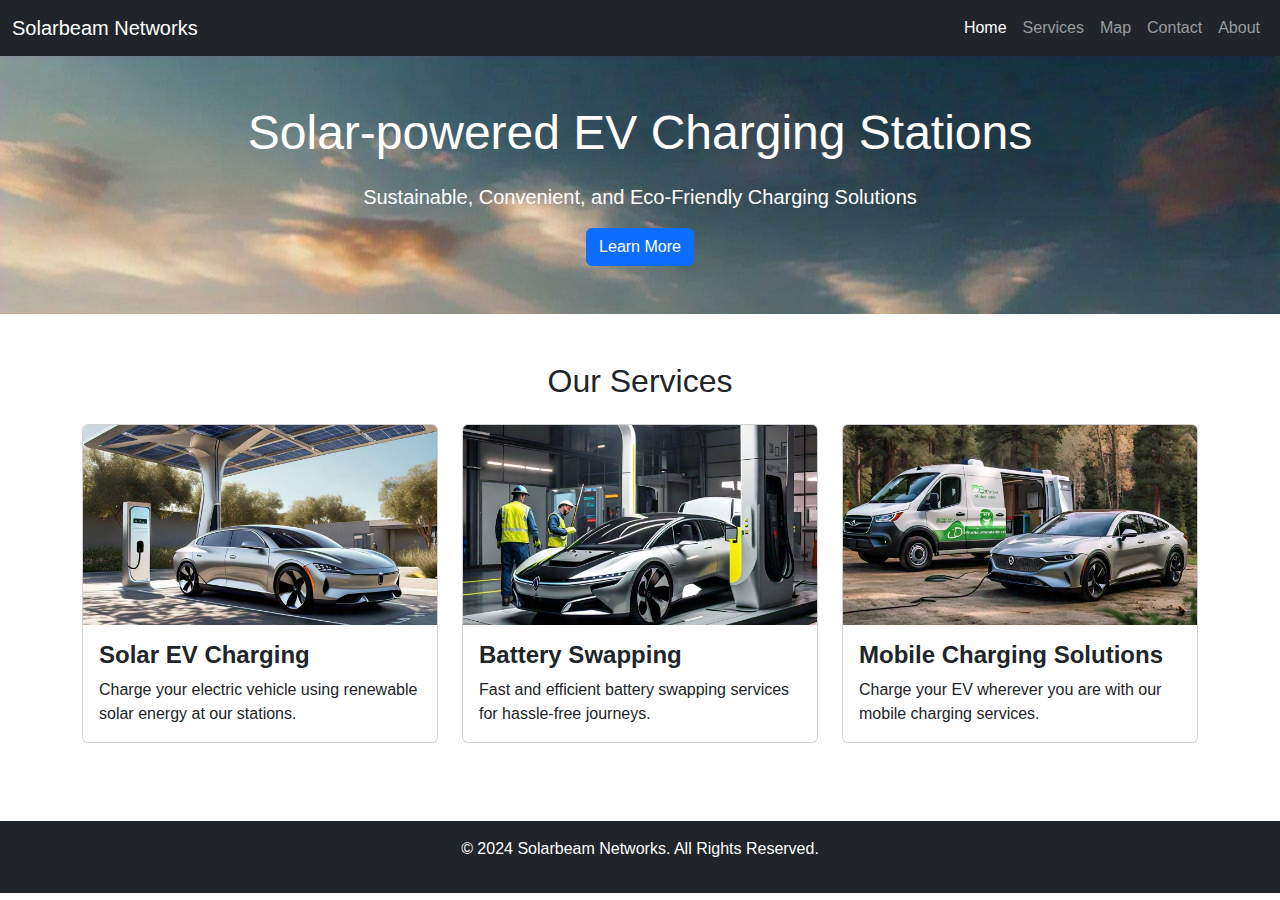
<file: index.html>
<!DOCTYPE html>
<html lang="en">
<head>
    <meta charset="UTF-8">
    <meta name="viewport" content="width=device-width, initial-scale=1.0">
    <title>Solarbeam Networks</title>
    <link href="https://cdn.jsdelivr.net/npm/bootstrap@5.1.3/dist/css/bootstrap.min.css" rel="stylesheet">
    <link rel="stylesheet" href="styles.css">
</head>
<body>
    <nav class="navbar navbar-expand-lg navbar-dark bg-dark">
        <div class="container-fluid">
            <a class="navbar-brand" href="#">Solarbeam Networks</a>
            <button class="navbar-toggler" type="button" data-bs-toggle="collapse" data-bs-target="#navbarNav" aria-controls="navbarNav" aria-expanded="false" aria-label="Toggle navigation">
                <span class="navbar-toggler-icon"></span>
            </button>
            <div class="collapse navbar-collapse" id="navbarNav">
                <ul class="navbar-nav ms-auto">
                    <li class="nav-item">
                        <a class="nav-link active" aria-current="page" href="#">Home</a>
                    </li>
                    <li class="nav-item">
                        <a href="page 1.html" class="nav-link" href="#">Services</a>
                    </li>
                    <li class="nav-item">
                        <a class="nav-link" href="3.html">Map</a>
                    </li>
                    <li class="nav-item">
                        <a class="nav-link" href="#">Contact</a>
                    </li>
                    <li class="nav-item">
                        <a href="about.html" class="nav-link" href="#">About</a>
                    </li>
                </ul>
            </div>
        </div>
    </nav>

    <header class="bg-light text-center py-5">
        <div class="container">
            <h1>Solar-powered EV Charging Stations</h1>
            <p class="lead">Sustainable, Convenient, and Eco-Friendly Charging Solutions</p>
            <a href="#services" class="btn btn-primary">Learn More</a>
        </div>
    </header>

    <section id="services" class="py-5">
        <div class="container">
            <h2 class="text-center">Our Services</h2>
            <div class="row mt-4">
                <div class="col-md-4">
                    <div class="card">
                        <img src="solarbeam.jpg" class="card-img-top" alt="Solar Charging">
                        <div class="card-body">
                            <h5 class="card-title">Solar EV Charging</h5>
                            <p class="card-text">Charge your electric vehicle using renewable solar energy at our stations.</p>
                        </div>
                    </div>
                </div>
                <div class="col-md-4">
                    <div class="card">
                        <img src="batteryswap.jpg" class="card-img-top" alt="Battery Swap">
                        <div class="card-body">
                            <h5 class="card-title">Battery Swapping</h5>
                            <p class="card-text">Fast and efficient battery swapping services for hassle-free journeys.</p>
                        </div>
                    </div>
                </div>
                <div class="col-md-4">
                    <div class="card">
                        <img src="truck.jpg" class="card-img-top" alt="Mobile Charging">
                        <div class="card-body">
                            <h5 class="card-title">Mobile Charging Solutions</h5>
                            <p class="card-text">Charge your EV wherever you are with our mobile charging services.</p>
                        </div>
                    </div>
                </div>
            </div>
        </div>
    </section>

    <footer class="bg-dark text-white text-center py-3">
        <p>&copy; 2024 Solarbeam Networks. All Rights Reserved.</p>
    </footer>

    <script src="https://cdn.jsdelivr.net/npm/bootstrap@5.1.3/dist/js/bootstrap.bundle.min.js"></script>
</body>
</html>
</file>
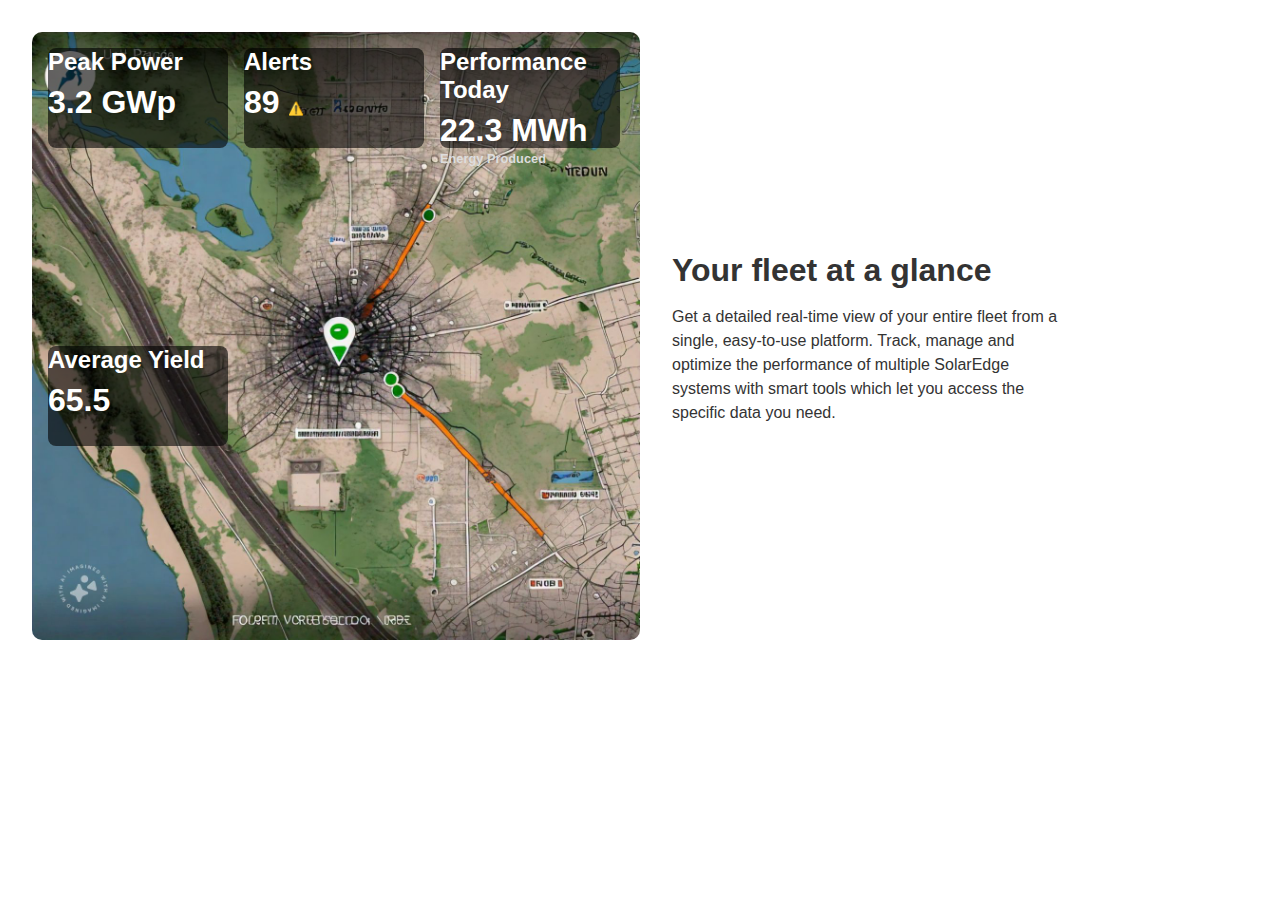
<file: 3.html>
<!DOCTYPE html>
<html lang="en">
<head>
    <meta charset="UTF-8">
    <meta name="viewport" content="width=device-width, initial-scale=1.0">
    <title>Your Fleet at a Glance</title>
    <link rel="stylesheet" href="MAP.css">
</head>
<body>
    <div class="fleet-section">
        <!-- Left Panel with Stats Overlay -->
        <div class="map-panel">
            <img src="MAP.jpg" alt="Fleet Map" class="map-image">
            <div class="overlay">
                <div class="stat-box">
                    <h4>Peak Power</h4>
                    <p>3.2 GWp</p>
                </div>
                <div class="stat-box">
                    <h4>Alerts</h4>
                    <p>89 <span class="small">⚠️</span></p>
                </div>
                <div class="stat-box">
                    <h4>Performance Today</h4>
                    <p>22.3 MWh</p>
                    <span class="small">Energy Produced</span>
                </div>
                <div class="stat-box">
                    <h4>Average Yield</h4>
                    <p>65.5</p>
                </div>
            </div>
        </div>

        <!-- Right Section with Text -->
        <div class="text-section">
            <h1>Your fleet at a glance</h1>
            <p>Get a detailed real-time view of your entire fleet from a single, easy-to-use platform. Track, manage and optimize the performance of multiple SolarEdge systems with smart tools which let you access the specific data you need.</p>
        </div>
    </div>
</body>
</html>
</file>
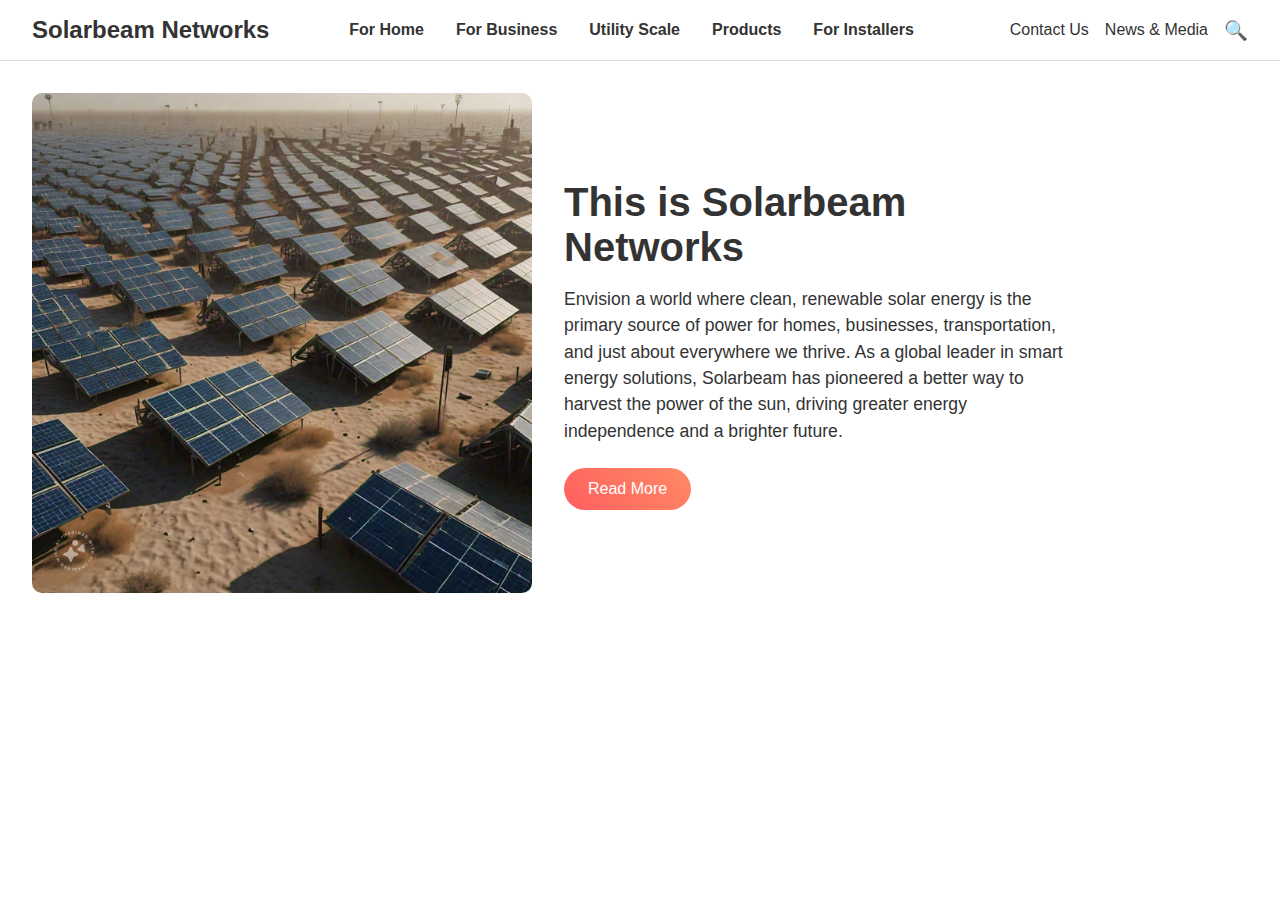
<file: about.html>
<!DOCTYPE html>
<html lang="en">
<head>
    <meta charset="UTF-8">
    <meta name="viewport" content="width=device-width, initial-scale=1.0">
    <title>SolarEdge Overview</title>
    <link rel="stylesheet" href="stylesabt.css">
</head>
<body>
    <!-- Header Section -->
    <header>
        <div class="logo">
            Solarbeam Networks
        </div>
        <nav>
            <ul>
                <li><a href="index.html" href="#">For Home</a></li>
                <li><a href="#">For Business</a></li>
                <li><a href="#">Utility Scale</a></li>
                <li><a href="#">Products</a></li>
                <li><a href="#">For Installers</a></li>
            </ul>
        </nav>
        <div class="header-links">
            <a href="#">Contact Us</a>
            <a href="#">News & Media</a>
            <span class="search-icon">🔍</span>
        </div>
    </header>

    <!-- Main Content Section -->
    <main>
        <div class="content">
            <div class="image">
                <img src="solarpanel.jpg" alt="Solar Panels">
            </div>
            <div class="text-section">
                <h1>This is Solarbeam Networks</h1>
                <p>Envision a world where clean, renewable solar energy is the primary source of power for homes, businesses, transportation, and just about everywhere we thrive. As a global leader in smart energy solutions, Solarbeam has pioneered a better way to harvest the power of the sun, driving greater energy independence and a brighter future.</p>
                <button class="read-more">Read More</button>
            </div>
        </div>
    </main>
</body>
</html>
</file>
<file: styles.css>
body {
    font-family: Arial, sans-serif;
}

header {
    background-image: url('sun.jpg');
    background-size: cover;
    color: white;
}

header h1 {
    font-size: 3rem;
    margin-bottom: 20px;
}

.card-title {
    font-size: 1.5rem;
    font-weight: bold;
}

.card img {
    height: 200px;
    object-fit: cover;
}

footer {
    margin-top: 30px;
}
</file>
<file: MAP.css>
/* Reset */
* {
    margin: 0;
    padding: 0;
    box-sizing: border-box;
}

body {
    font-family: Arial, sans-serif;
    color: #333;
}

/* Fleet Section Styling */
.fleet-section {
    display: flex;
    align-items: center;
    padding: 2rem;
    gap: 2rem;
}

.map-panel {
    position: relative;
    width: 50%;
}

.map-image {
    width: 100%;
    border-radius: 10px;
}

.overlay {
    position: absolute;
    top: 0;
    left: 0;
    width: 100%;
    height: 100%;
    display: flex;
    flex-wrap: wrap;
    padding: 1rem;
    gap: 1rem;
    color: #fff;
    font-weight: bold;
}

.stat-box {
    background: rgba(0, 0, 0, 0.6);
    border-radius: 8px;
    width: 180px;
    height: 100px;
}

.stat-box h4 {
    font-size: 1.5rem;
    margin-bottom: 0.5rem;
}

.stat-box p {
    font-size: 2rem;
}

.small {
    font-size: 0.8rem;
    color: #ddd;
}

/* Text Section Styling */
.text-section {
    max-width: 400px;
}

.text-section h1 {
    font-size: 2rem;
    margin-bottom: 1rem;
    font-weight: bold;
}

.text-section p {
    font-size: 1rem;
    line-height: 1.5;
}
</file>
<file: stylesabt.css>
/* Reset */
* {
    margin: 0;
    padding: 0;
    box-sizing: border-box;
}

/* Body Styling */
body {
    font-family: Arial, sans-serif;
    color: #333;
}

/* Header Styling */
header {
    display: flex;
    justify-content: space-between;
    align-items: center;
    padding: 1rem 2rem;
    background-color: #fff;
    border-bottom: 1px solid #ddd;
}

.logo {
    font-weight: bolder;
    font-size: 1.5rem;
}

nav ul {
    display: flex;
    list-style: none;
}

nav ul li {
    margin: 0 1rem;
}

nav ul li a {
    text-decoration: none;
    color: #333;
    font-weight: bold;
}

.header-links {
    display: flex;
    align-items: center;
}

.header-links a {
    margin-left: 1rem;
    text-decoration: none;
    color: #333;
}

.search-icon {
    font-size: 1.2rem;
    margin-left: 1rem;
    cursor: pointer;
}

/* Main Content Styling */
.content {
    display: flex;
    align-items: center;
    padding: 2rem;
}

.image img {
    width: 100%;
    max-width: 500px;
    border-radius: 10px;
}

.text-section {
    margin-left: 2rem;
    max-width: 500px;
}

.text-section h1 {
    font-size: 2.5rem;
    margin-bottom: 1rem;
    font-weight: bold;
}

.text-section p {
    font-size: 1.1rem;
    line-height: 1.5;
    margin-bottom: 1.5rem;
}

/* Read More Button */
.read-more {
    padding: 0.75rem 1.5rem;
    background: linear-gradient(45deg, #ff5f5f, #ff8a65);
    color: #fff;
    border: none;
    border-radius: 25px;
    font-size: 1rem;
    cursor: pointer;
    transition: background 0.3s;
}

.read-more:hover {
    background: linear-gradient(45deg, #ff8a65, #ff5f5f);
}
</file>
